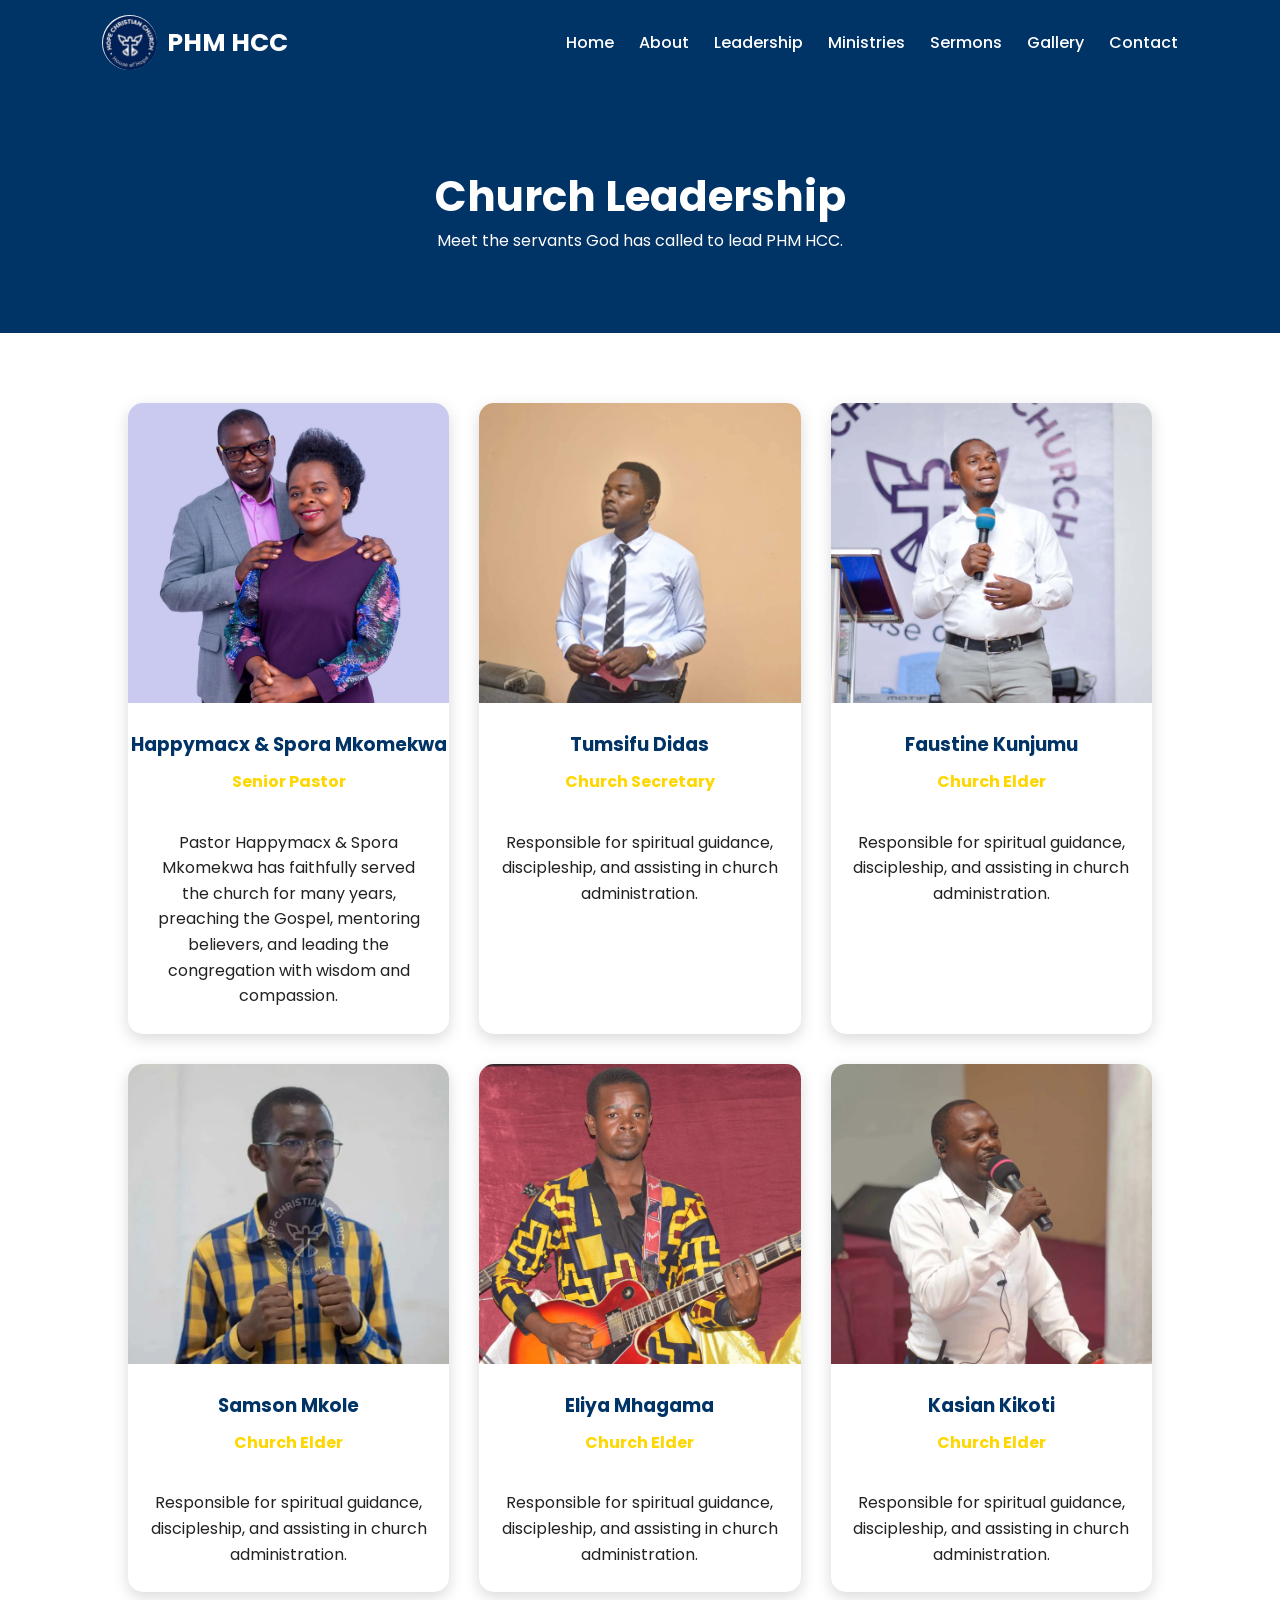
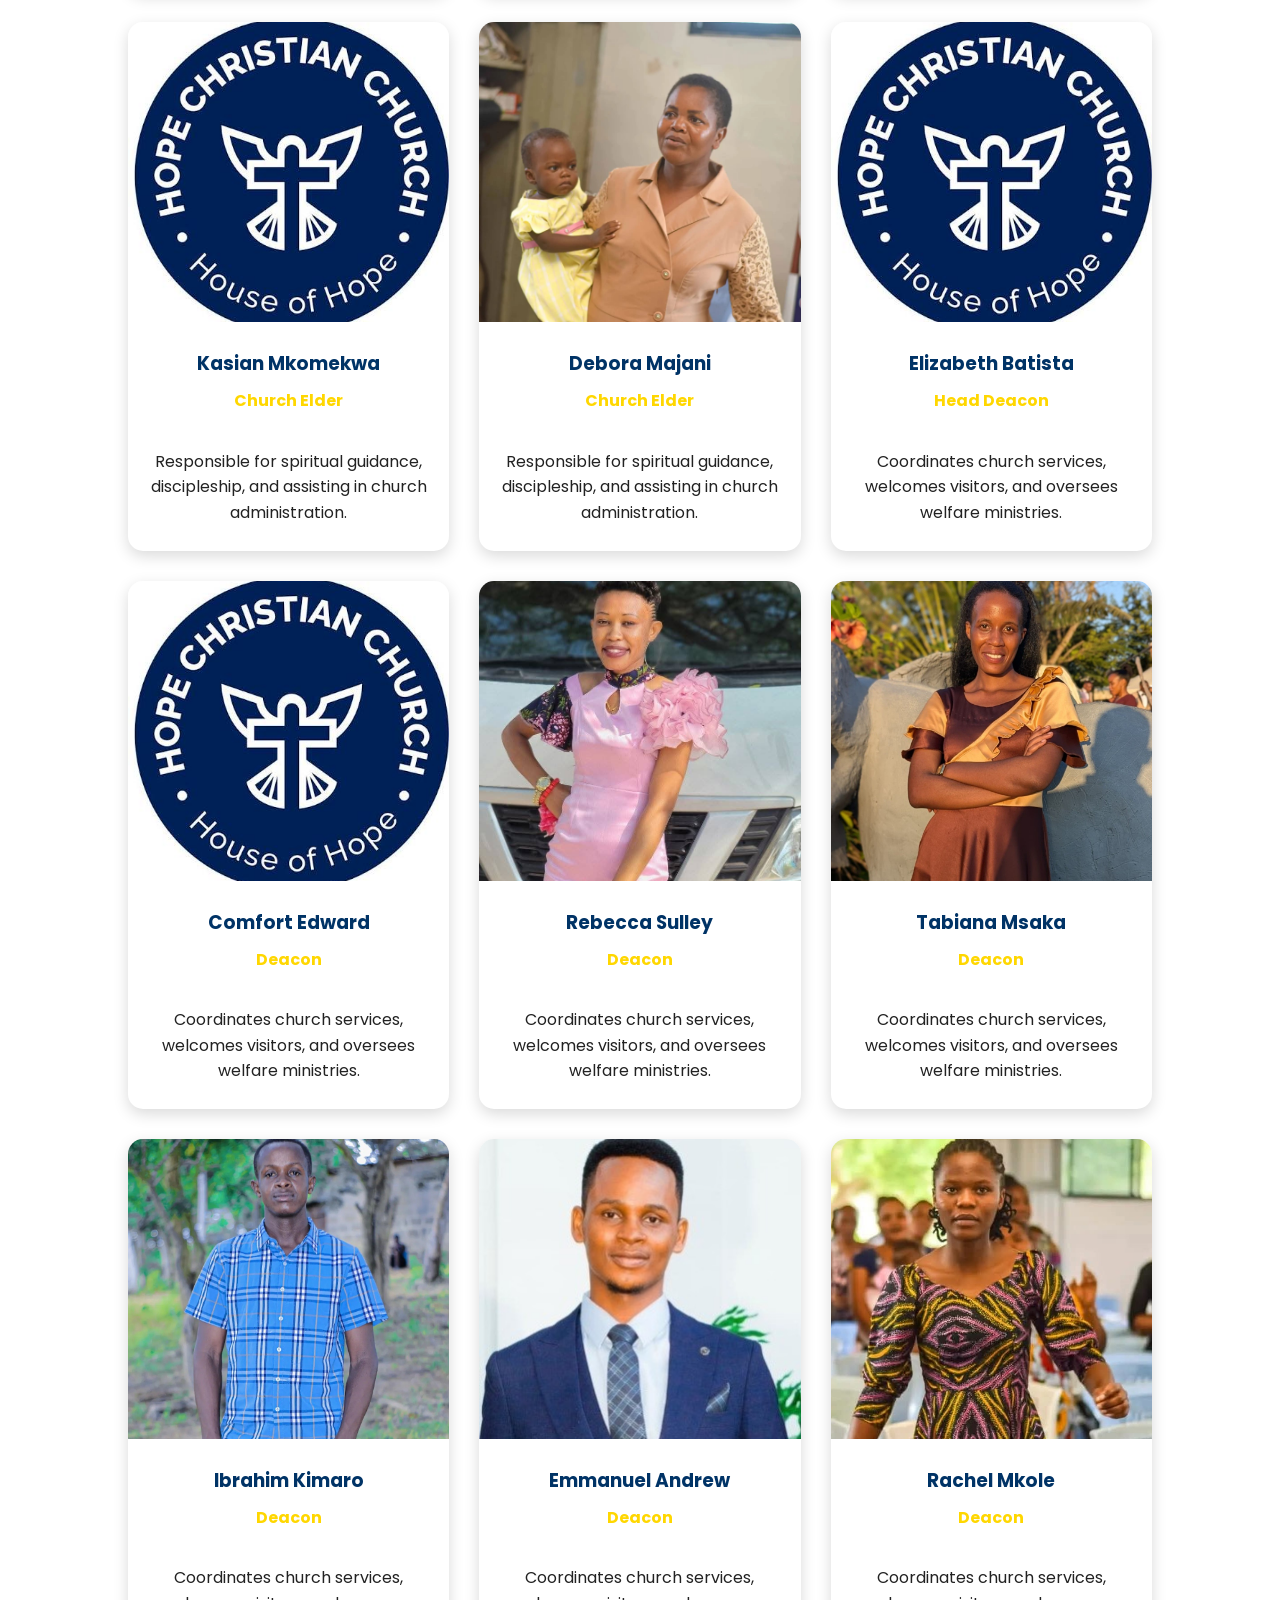
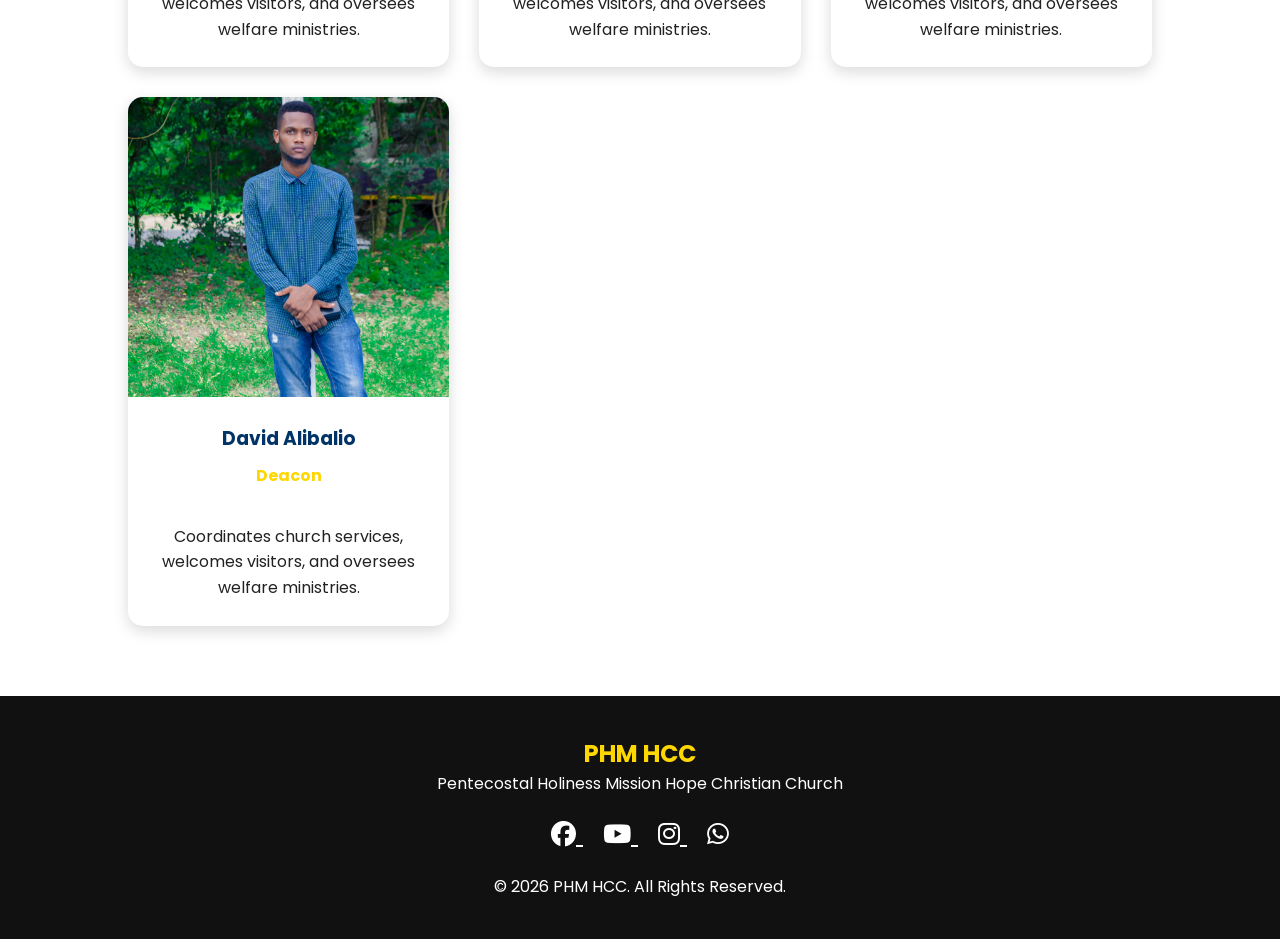
<file: leadership.html>
<!DOCTYPE html>
<html lang="en">

<head>
    <meta charset="UTF-8">
    <meta name="viewport" content="width=device-width, initial-scale=1.0">

    <title>Leadership | PHM HCC</title>

    <link rel="stylesheet" href="./style.css">

    <link href="https://fonts.googleapis.com/css2?family=Poppins:wght@300;400;600;700&display=swap" rel="stylesheet">

    <link rel="stylesheet" href="https://cdnjs.cloudflare.com/ajax/libs/font-awesome/6.5.2/css/all.min.css">

    <style>
        .page-title {
            background: #003366;
            color: white;
            text-align: center;
            padding: 80px 20px;
        }

        .page-title h1 {
            font-size: 42px;
        }

        .leaders {
            padding: 70px 10%;
            display: grid;
            grid-template-columns: repeat(auto-fit, minmax(260px, 1fr));
            gap: 30px;
        }

        .leader-card {
            background: #fff;
            border-radius: 15px;
            overflow: hidden;
            box-shadow: 0 5px 15px rgba(0, 0, 0, .15);
            transition: .3s;
            text-align: center;
        }

        .leader-card:hover {
            transform: translateY(-8px);
        }


        .leader-card img {
            width: 100%;
            height: 300px;
            object-fit: cover;
        }

        .leader-card h3 {
            color: #003366;
            margin-top: 20px;
        }

        .position {
            color: #FFD700;
            font-weight: bold;
            margin: 10px 0;
        }

        .leader-card p {
            padding: 0 20px 25px;
            line-height: 1.6;
        }
    </style>

</head>

<body>
    <header>
        <nav class="navbar">

            <div class="logo">
                <img src="./Images/images.jpg" alt="PHM HCC logo">
                <h2>PHM HCC</h2>
            </div>

            <ul class="nav-links">

                <li><a href="index.html">Home</a></li>
                <li><a href="about.html">About</a></li>
                <li><a href="leadership.html">Leadership</a></li>
                <li><a href="ministries.html">Ministries</a></li>
                <li><a href="sermons.html">Sermons</a></li>
                <li><a href="gallery.html">Gallery</a></li>
                <li><a href="contact.html">Contact</a></li>

            </ul>

            <div class="menu">
                <i class="fa fa-bars"></i>
            </div>
        </nav>
    </header>

    <section class="page-title">
        <h1>Church Leadership</h1>
        <p>Meet the servants God has called to lead PHM HCC.</p>
    </section>

    <section class="leaders">

        <div class="leader-card">
            <img src="./Images/pastor.jpg" alt="Pastor Happymacx">

            <h3>Happymacx & Spora Mkomekwa</h3>

            <p class="position">
                Senior Pastor
            </p>

            <p>
                Pastor Happymacx & Spora Mkomekwa has faithfully served the church for many years,
                preaching the Gospel, mentoring believers,
                and leading the congregation with wisdom and compassion.
            </p>
        </div>

        <div class="leader-card">

            <img src="./Images/secretary.jpg" alt="Secretary Tumsifu Didas">

            <h3> Tumsifu Didas</h3>

            <p class="position">
                Church Secretary
            </p>

            <p>
                Responsible for spiritual guidance,
                discipleship,
                and assisting in church administration.
            </p>

        </div>

         <div class="leader-card">

            <img src="./Images/Kunjumu.jpg" alt="Secretary Faustine Kunjumu">

            <h3> Faustine Kunjumu</h3>

            <p class="position">
                Church Elder
            </p>

            <p>
                Responsible for spiritual guidance,
                discipleship,
                and assisting in church administration.
            </p>

        </div>

        <div class="leader-card">

            <img src="./Images/Mkole.jpg" alt="Elder Mkole">

            <h3> Samson Mkole</h3>

            <p class="position">
                Church Elder
            </p>

            <p>
                Responsible for spiritual guidance,
                discipleship,
                and assisting in church administration.
            </p>

        </div>


        <div class="leader-card">

            <img src="./Images/Eliya.jpg" alt="Elder Mhagama">

            <h3> Eliya Mhagama</h3>

            <p class="position">
                Church Elder
            </p>

            <p>
                Responsible for spiritual guidance,
                discipleship,
                and assisting in church administration.
            </p>

        </div>

        <div class="leader-card">

            <img src="./Images/Kikoti.jpg" alt="Elder Kikoti">

            <h3> Kasian Kikoti</h3>

            <p class="position">
                Church Elder
            </p>

            <p>
                Responsible for spiritual guidance,
                discipleship,
                and assisting in church administration.
            </p>

        </div>

        <div class="leader-card">

            <img src="./Images/images.jpg" alt="Elder Mkomekwa">

            <h3> Kasian Mkomekwa</h3>

            <p class="position">
                Church Elder
            </p>

            <p>
                Responsible for spiritual guidance,
                discipleship,
                and assisting in church administration.
            </p>

        </div>

        <div class="leader-card">

            <img src="./Images/Debora.jpg" alt="Elder Majani">

            <h3> Debora Majani</h3>

            <p class="position">
                Church Elder
            </p>

            <p>
                Responsible for spiritual guidance,
                discipleship,
                and assisting in church administration.
            </p>

        </div>

        <div class="leader-card">

            <img src="./Images/images.jpg" alt="Deacon Elizabeth">

            <h3> Elizabeth Batista</h3>

            <p class="position">
                Head Deacon
            </p>

            <p>
                Coordinates church services,
                welcomes visitors,
                and oversees welfare ministries.
            </p>
        </div>

        <div class="leader-card">

            <img src="./Images/images.jpg" alt="Deacon Comfort">

            <h3>Comfort Edward</h3>

            <p class="position">
                Deacon
            </p>

            <p>
                Coordinates church services,
                welcomes visitors,
                and oversees welfare ministries.
            </p>
        </div>

        <div class="leader-card">

            <img src="./Images/Rebeca.jpg" alt="Deacon Rebecca">

            <h3>Rebecca Sulley</h3>

            <p class="position">
                Deacon
            </p>

            <p>
                Coordinates church services,
                welcomes visitors,
                and oversees welfare ministries.
            </p>
        </div>

        <div class="leader-card">

            <img src="./Images/Tabiana.jpg" alt="Deacon Tabiana">

            <h3>Tabiana Msaka</h3>

            <p class="position">
                Deacon
            </p>

            <p>
                Coordinates church services,
                welcomes visitors,
                and oversees welfare ministries.
            </p>
        </div>

        <div class="leader-card">

            <img src="./Images/Ibrahim.jpg" alt="Deacon Ibrahim">

            <h3>Ibrahim Kimaro</h3>

            <p class="position">
                Deacon
            </p>

            <p>
                Coordinates church services,
                welcomes visitors,
                and oversees welfare ministries.
            </p>
        </div>
        <div class="leader-card">

            <img src="./Images/Emmanuel.jpg" alt="Deacon Emmanuel">

            <h3>Emmanuel Andrew</h3>

            <p class="position">
                Deacon
            </p>

            <p>
                Coordinates church services,
                welcomes visitors,
                and oversees welfare ministries.
            </p>
        </div>

        <div class="leader-card">

            <img src="./Images/Rachel.jpg" alt="Deacon Rachel">

            <h3>Rachel Mkole</h3>

            <p class="position">
                Deacon
            </p>

            <p>
                Coordinates church services,
                welcomes visitors,
                and oversees welfare ministries.
            </p>
        </div>

        <div class="leader-card">

            <img src="./Images/David.jpg" alt="Deacon David">

            <h3>David Alibalio</h3>

            <p class="position">
                Deacon
            </p>

            <p>
                Coordinates church services,
                welcomes visitors,
                and oversees welfare ministries.
            </p>
        </div>

    </section>

    <footer>
        <h2>PHM HCC</h2>
        <p>Pentecostal Holiness Mission Hope Christian Church</p>
        <div class="social">

            <a href="https://www.facebook.com/share/14kCi4Q2iXW/" target="_blank" rel="noopener" aria-label="Facebook">
                <i class="fab fa-facebook"></i>
            </a>

            <a href="https://youtube.com/@pastor-happymacxmkomekwa?si=jhBkVVdFh4fTh8Oy" target="_blank" rel="noopener"
                aria-label="YouTube">
                <i class="fab fa-youtube"></i>
            </a>

            <a href="https://www.instagram.com/pastor_mkomekwa?igsh=eHI1Y3VtbnQ5dTEz" target="_blank" rel="noopener"
                aria-label="Instagram">
                <i class="fab fa-instagram"></i>
            </a>

            <a href="https://wa.me/255754970421" target="_blank" rel="noopener noreferrer">
                <i class="fab fa-whatsapp"></i>

            </a>

        </div>

        <p>&copy; 2026 PHM HCC. All Rights Reserved.</p>

    </footer>

    <script src="./script.js"></script>

</body>

</html>
</file>
<file: style.css>
/* =========================
   PHM HCC WEBSITE STYLE
   ========================= */


*{
    margin:0;
    padding:0;
    box-sizing:border-box;
    font-family:'Poppins',sans-serif;
}


html{
    scroll-behavior:smooth;
}


body{
    background:#ffffff;
    color:#222;
}



/* =========================
   NAVBAR
   ========================= */


header{
    position:sticky;
    top:0;
    z-index:1000;
}


.navbar{

    display:flex;
    justify-content:space-between;
    align-items:center;

    background:#003366;

    padding:15px 8%;

}


.logo{

    display:flex;
    align-items:center;
    gap:10px;

    color:white;

}


.logo img{

    width:55px;
    height:55px;
    border-radius:50%;

}


.logo h2{

    font-size:25px;

}



.nav-links{

    display:flex;
    list-style:none;
    gap:25px;

}



.nav-links a{

    text-decoration:none;
    color:white;
    font-weight:500;

    transition:.3s;

}


.nav-links a:hover{

    color:#FFD700;

}



.menu{

    display:none;
    color:white;
    font-size:28px;
    cursor:pointer;

}






/* =========================
 HERO SECTION
 ========================= */


.hero{

    height:90vh;

    background:

    linear-gradient(
    rgba(0,0,0,.6),
    rgba(0,0,0,.6)
    ),

    url("../Images/church.jpg");

    background-size:cover;
    background-position:center;

    display:flex;

    justify-content:center;
    align-items:center;

    text-align:center;

    color:white;

}



.hero-content h1{

    font-size:45px;
    margin-bottom:15px;

}



.hero-content h2{

    color:#FFD700;
    font-size:35px;

}


.hero-content p{

    font-size:20px;
    margin:20px;

}



.btn{

    display:inline-block;

    background:#FFD700;

    color:#003366;

    padding:12px 30px;

    border-radius:30px;

    text-decoration:none;

    font-weight:bold;

    transition:.3s;

}



.btn:hover{

    background:white;

}







/* =========================
WELCOME
========================= */


.welcome{

    padding:70px 10%;
    text-align:center;

}


.welcome h2{

    color:#003366;

    font-size:35px;

    margin-bottom:20px;

}


.welcome p{

    line-height:1.8;

    font-size:18px;

}






/* =========================
SERVICES
========================= */


.services{

    padding:60px 10%;

    background:#f5f5f5;

    text-align:center;

}



.services h2{

    color:#003366;

    font-size:35px;

}



.service-container{

    display:grid;

    grid-template-columns:
    repeat(3,1fr);

    gap:30px;

    margin-top:40px;

}



.service-card{

    background:white;

    padding:35px;

    border-radius:15px;

    box-shadow:
    0 5px 15px rgba(0,0,0,.1);

    transition:.3s;

}



.service-card:hover{

    transform:translateY(-10px);

}



.service-card i{

    font-size:40px;

    color:#FFD700;

    margin-bottom:15px;

}



.service-card h3{

    color:#003366;

}







/* =========================
MISSION VISION
========================= */


.mission{

    display:grid;

    grid-template-columns:repeat(2,1fr);

    gap:30px;

    padding:70px 10%;

}



.mission div{

    padding:35px;

    background:#003366;

    color:white;

    border-radius:15px;

}



.mission h2{

    color:#FFD700;

    margin-bottom:15px;

}








/* =========================
PASTOR
========================= */


.pastor{

    display:flex;

    align-items:center;

    gap:50px;

    padding:70px 10%;

}



.pastor img{

    width:300px;

    height:300px;

    object-fit:cover;

    border-radius:50%;

}



.pastor h2{

    color:#003366;

    margin-bottom:20px;

}




/* =========================
EVENTS
========================= */


.events{

    padding:70px 10%;

    background:#f5f5f5;

    text-align:center;

}



.events h2{

    color:#003366;

}



.event-container{

    display:grid;

    grid-template-columns:repeat(3,1fr);

    gap:25px;

    margin-top:30px;

}



.event-card{

    background:white;

    padding:30px;

    border-radius:10px;

    box-shadow:
    0 5px 15px rgba(0,0,0,.1);

}



.event-card h3{

    color:#003366;

}






/* =========================
BIBLE VERSE
========================= */


.verse{

    background:#003366;

    color:white;

    padding:60px;

    text-align:center;

}



.verse h2{

    color:#FFD700;

    margin-bottom:20px;

}



.verse p{

    font-size:22px;

    font-style:italic;

}

.announcement {
    padding: 50px 20px;
    background: #f8f9fa;
    text-align: center;
}

.announcement h2 {
    color: #1a237e;
    margin-bottom: 30px;
}

.marquee-container {
    overflow: hidden;
    width: 100%;
}

.marquee-content {
    display: flex;
    gap: 30px;
    width: max-content;
    animation: scroll 15s linear infinite;
}

.news-card {
    width: 280px;
    padding: 25px;
    background: white;
    border-radius: 10px;
    box-shadow: 0 5px 15px rgba(0,0,0,0.1);
    flex-shrink: 0;
}

.news-card h3 {
    color: #1565c0;
}

.news-card p {
    color: #555;
}


/* Moving animation */
@keyframes scroll {

    from {
        transform: translateX(0);
    }

    to {
        transform: translateX(-50%);
    }

}


/* Pause when mouse is over */
.marquee-container:hover .marquee-content {
    animation-play-state: paused;
}





/* =========================
FOOTER
========================= */


footer{

    background:#111;

    color:white;

    text-align:center;

    padding:40px;

}



footer h2{

    color:#FFD700;

}



.social{

    margin:20px;

}


.social a{

    color:white;

    font-size:25px;

    margin:10px;

}



.social a:hover{

    color:#FFD700;

}






/* =========================
RESPONSIVE DESIGN
========================= */


@media(max-width:900px){


.nav-links{

    position:absolute;

    top:80px;

    left:-100%;

    background:#003366;

    width:100%;

    flex-direction:column;

    text-align:center;

    padding:30px;

    transition:.4s;

}



.nav-links.active{

    left:0;

}



.menu{

    display:block;

}




.service-container,
.event-container{

    grid-template-columns:1fr;

}



.mission{

    grid-template-columns:1fr;

}



.pastor{

    flex-direction:column;

    text-align:center;

}



.hero-content h1{

    font-size:30px;

}


.hero-content h2{

    font-size:25px;

}

/* ==========================
   Scroll Animation
========================== */

section{
    opacity:0;
    transform:translateY(40px);
    transition:1s;
}

section.show{
    opacity:1;
    transform:translateY(0);
}

/* ==========================
   Back To Top Button
========================== */

#topBtn{

    position:fixed;

    bottom:25px;

    right:25px;

    width:50px;

    height:50px;

    border:none;

    border-radius:50%;

    background:#FFD700;

    color:#003366;

    font-size:22px;

    cursor:pointer;

    box-shadow:0 5px 15px rgba(0,0,0,.3);

    transition:.3s;

}

#topBtn:hover{

    background:#003366;

    color:white;

}

}
</file>
